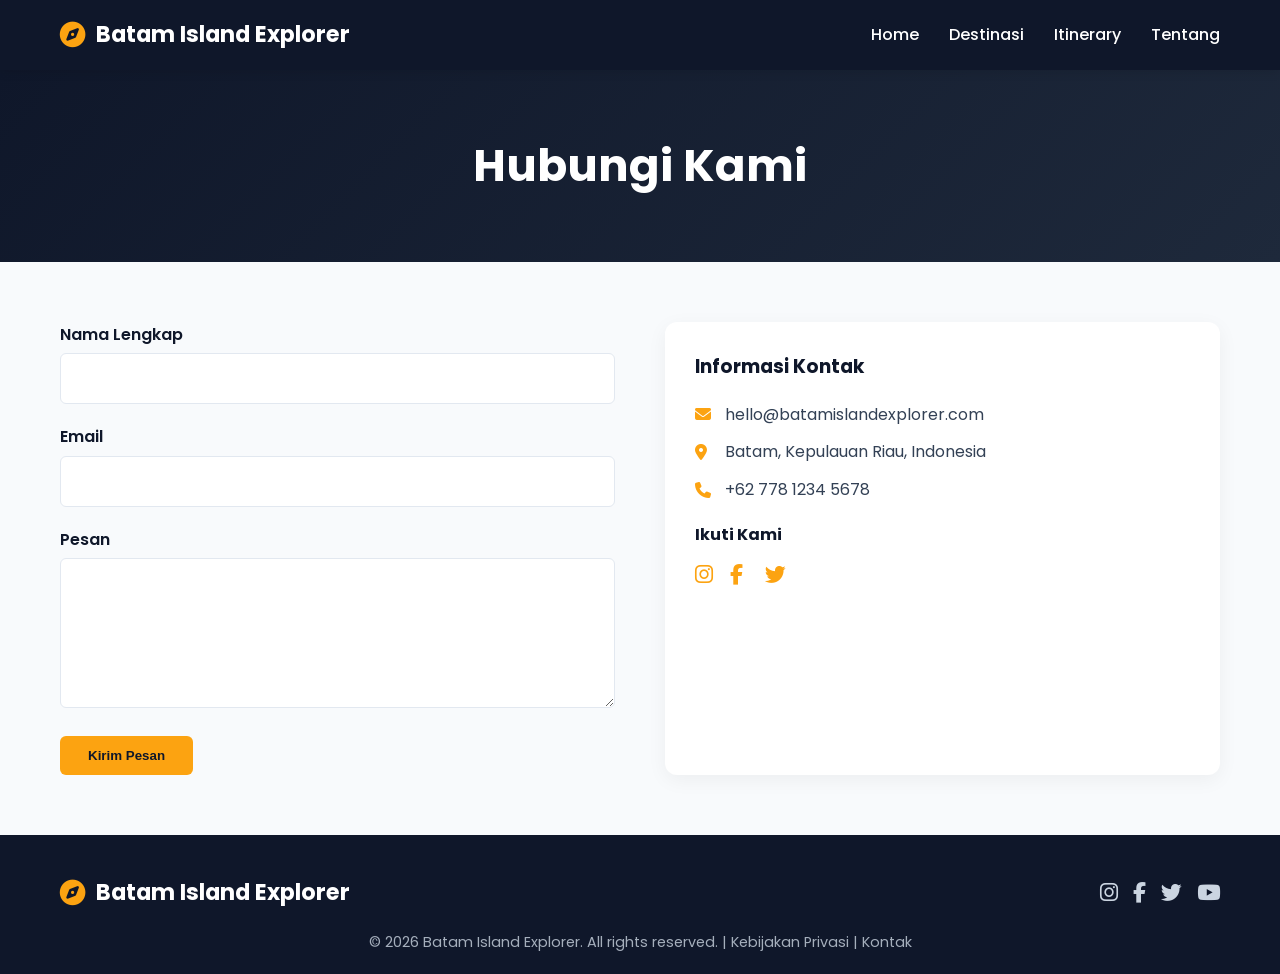
<file: contact.html>
<!DOCTYPE html>
<html lang="id">
<head>
  <meta charset="UTF-8">
  <meta name="viewport" content="width=device-width, initial-scale=1.0">
  <title>Hubungi Kami - Batam Island Explorer</title>
  <meta name="description" content="Hubungi tim Batam Island Explorer untuk pertanyaan, kerjasama, atau saran mengenai wisata Batam. Kami siap membantu merencanakan perjalanan Anda.">
  <link rel="preconnect" href="https://fonts.googleapis.com">
  <link rel="preconnect" href="https://fonts.gstatic.com" crossorigin>
  <link href="https://fonts.googleapis.com/css2?family=Poppins:wght@300;400;600;700&display=swap" rel="stylesheet">
  <link rel="stylesheet" href="https://cdnjs.cloudflare.com/ajax/libs/font-awesome/6.5.1/css/all.min.css">
  <link rel="stylesheet" href="./css/style.css">
</head>
<body>

  <!-- Navbar -->
  <nav class="navbar">
    <div class="container">
      <a href="index.html" class="logo">
        <i class="fas fa-compass"></i>
        <span>Batam Island Explorer</span>
      </a>
      <ul class="nav-menu">
        <li><a href="index.html">Home</a></li>
        <li><a href="index.html#destinasi">Destinasi</a></li>
        <li><a href="index.html#itinerary">Itinerary</a></li>
        <li><a href="about.html">Tentang</a></li>
      </ul>
      <div class="hamburger">
        <span></span>
        <span></span>
        <span></span>
      </div>
    </div>
  </nav>

  <header class="page-header">
    <div class="container">
      <h1>Hubungi Kami</h1>
    </div>
  </header>

  <section class="content-section">
    <div class="container">
      <div class="contact-grid">
        <div>
          <form>
            <div class="form-group">
              <label for="name">Nama Lengkap</label>
              <input type="text" id="name" name="name" required>
            </div>
            <div class="form-group">
              <label for="email">Email</label>
              <input type="email" id="email" name="email" required>
            </div>
            <div class="form-group">
              <label for="message">Pesan</label>
              <textarea id="message" name="message" required></textarea>
            </div>
            <button type="submit" class="btn">Kirim Pesan</button>
          </form>
        </div>
        <div class="contact-info">
          <h3>Informasi Kontak</h3>
          <p><i class="fas fa-envelope"></i> hello@batamislandexplorer.com</p>
          <p><i class="fas fa-map-marker-alt"></i> Batam, Kepulauan Riau, Indonesia</p>
          <p><i class="fas fa-phone"></i> +62 778 1234 5678</p>
          <div class="social-section">
            <h4>Ikuti Kami</h4>
            <div class="social-links">
              <a href="#" aria-label="Instagram"><i class="fab fa-instagram"></i></a>
              <a href="#" aria-label="Facebook"><i class="fab fa-facebook-f"></i></a>
              <a href="#" aria-label="Twitter"><i class="fab fa-twitter"></i></a>
            </div>
          </div>
        </div>
      </div>
    </div>
  </section>

  <!-- Footer -->
  <footer class="footer">
    <div class="container">
      <div class="footer-content">
        <div class="logo">
          <i class="fas fa-compass"></i>
          <span>Batam Island Explorer</span>
        </div>
        <div class="social-links">
          <a href="#" aria-label="Instagram"><i class="fab fa-instagram"></i></a>
          <a href="#" aria-label="Facebook"><i class="fab fa-facebook-f"></i></a>
          <a href="#" aria-label="Twitter"><i class="fab fa-twitter"></i></a>
          <a href="#" aria-label="YouTube"><i class="fab fa-youtube"></i></a>
        </div>
      </div>
      <p class="copyright">&copy; 2026 Batam Island Explorer. All rights reserved. | <a href="privacy.html">Kebijakan Privasi</a> | <a href="contact.html">Kontak</a></p>
    </div>
  </footer>

  <script>
    const hamburger = document.querySelector('.hamburger');
    const navMenu = document.querySelector('.nav-menu');
    hamburger.addEventListener('click', () => {
      navMenu.classList.toggle('active');
    });
  </script>
</body>
</html>
</file>
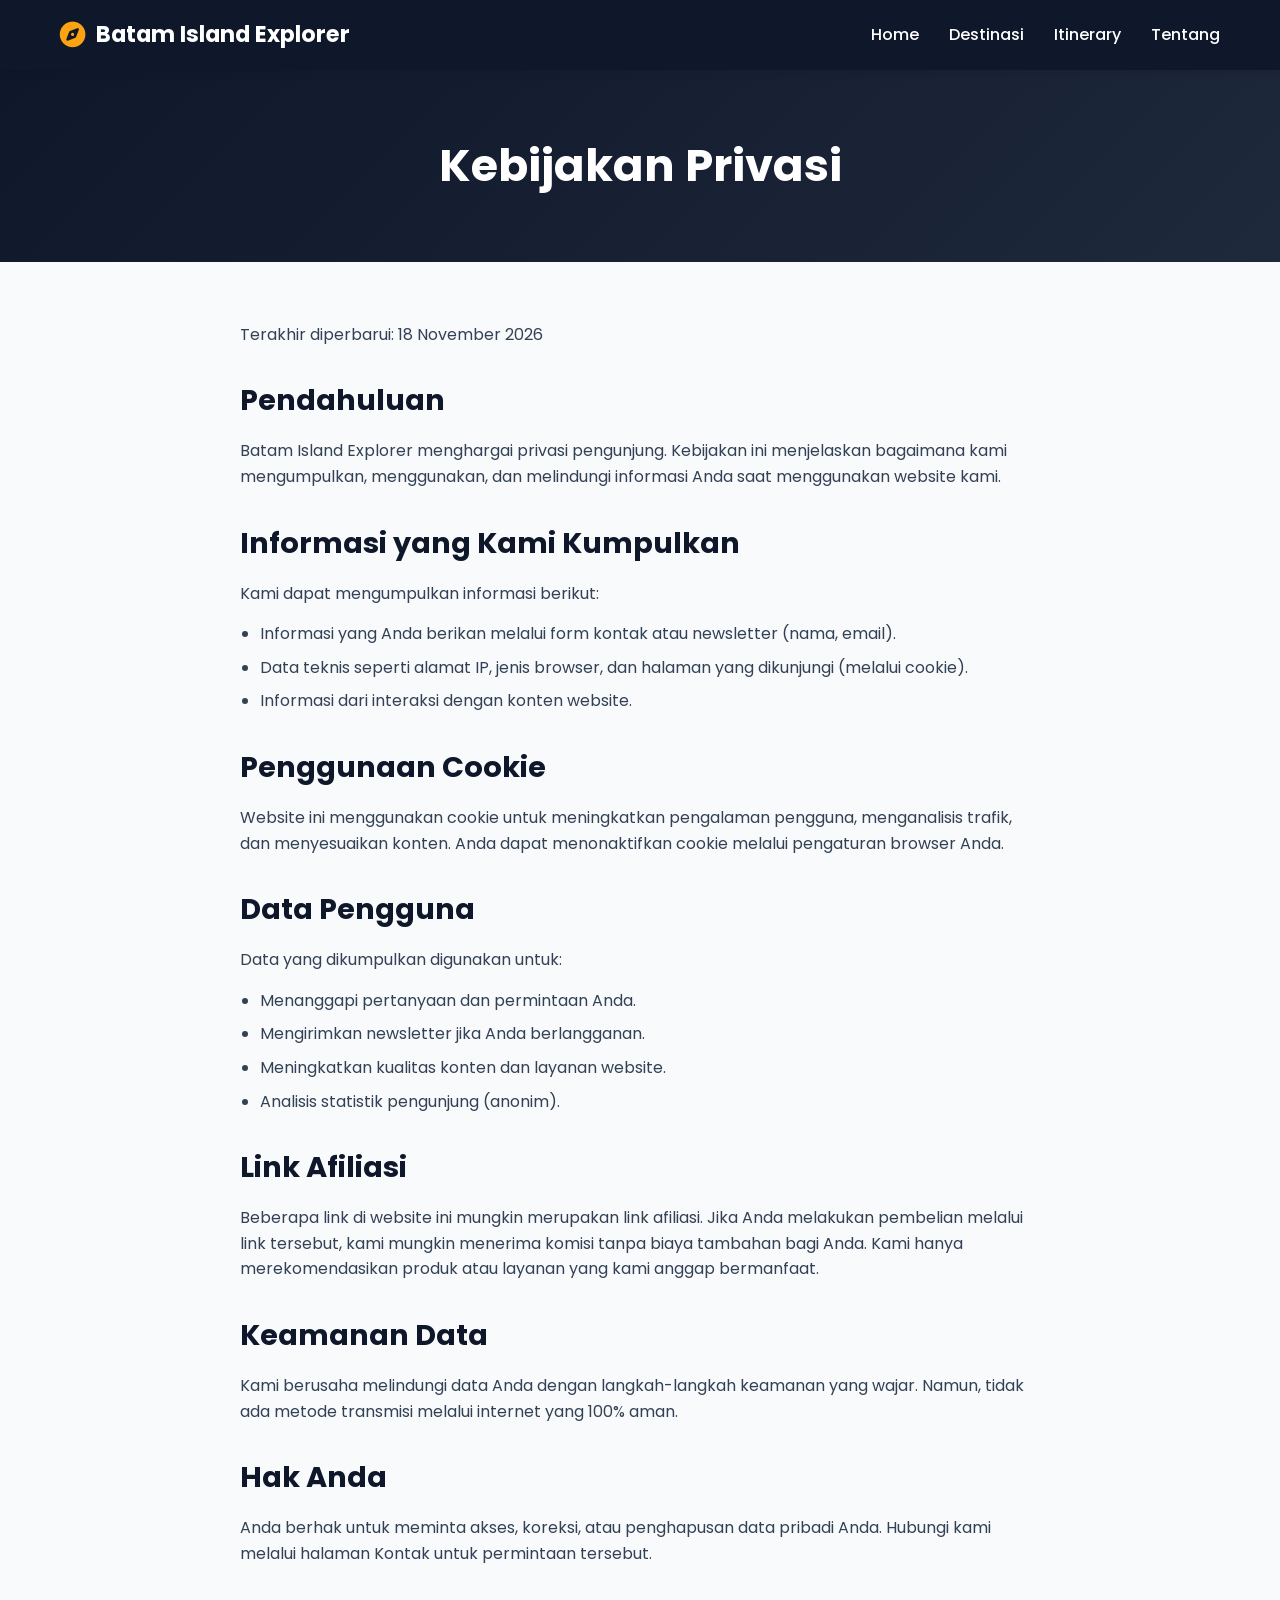
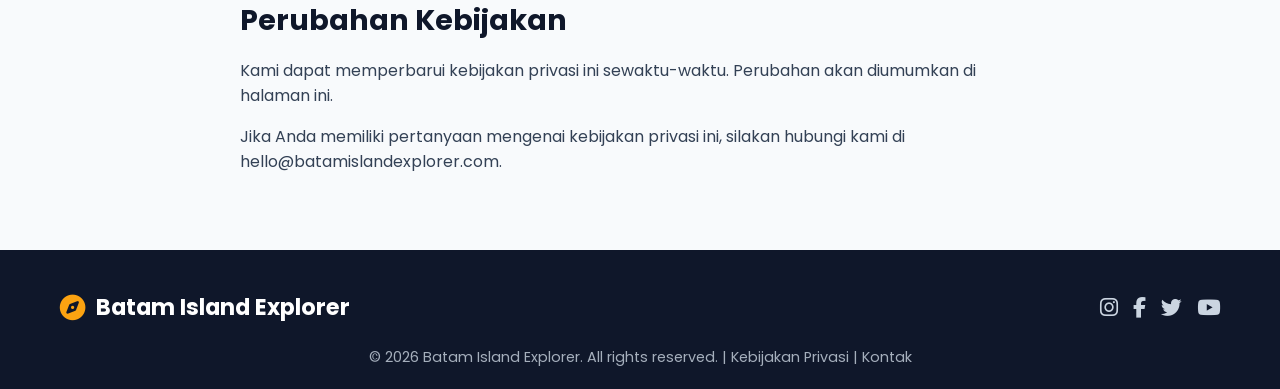
<file: privacy.html>
<!DOCTYPE html>
<html lang="id">
<head>
  <meta charset="UTF-8">
  <meta name="viewport" content="width=device-width, initial-scale=1.0">
  <title>Kebijakan Privasi - Batam Island Explorer</title>
  <meta name="description" content="Baca kebijakan privasi Batam Island Explorer mengenai pengumpulan data, cookie, dan penggunaan informasi pengunjung website.">
  <link rel="preconnect" href="https://fonts.googleapis.com">
  <link rel="preconnect" href="https://fonts.gstatic.com" crossorigin>
  <link href="https://fonts.googleapis.com/css2?family=Poppins:wght@300;400;600;700&display=swap" rel="stylesheet">
  <link rel="stylesheet" href="https://cdnjs.cloudflare.com/ajax/libs/font-awesome/6.5.1/css/all.min.css">
  <link rel="stylesheet" href="./css/style.css">
</head>
<body>

  <!-- Navbar -->
  <nav class="navbar">
    <div class="container">
      <a href="index.html" class="logo">
        <i class="fas fa-compass"></i>
        <span>Batam Island Explorer</span>
      </a>
      <ul class="nav-menu">
        <li><a href="index.html">Home</a></li>
        <li><a href="index.html#destinasi">Destinasi</a></li>
        <li><a href="index.html#itinerary">Itinerary</a></li>
        <li><a href="about.html">Tentang</a></li>
      </ul>
      <div class="hamburger">
        <span></span>
        <span></span>
        <span></span>
      </div>
    </div>
  </nav>

  <header class="page-header">
    <div class="container">
      <h1>Kebijakan Privasi</h1>
    </div>
  </header>

  <section class="content-section">
    <div class="container">
      <div class="content-wrapper">
        <p>Terakhir diperbarui: 18 November 2026</p>
        
        <h2>Pendahuluan</h2>
        <p>Batam Island Explorer menghargai privasi pengunjung. Kebijakan ini menjelaskan bagaimana kami mengumpulkan, menggunakan, dan melindungi informasi Anda saat menggunakan website kami.</p>
        
        <h2>Informasi yang Kami Kumpulkan</h2>
        <p>Kami dapat mengumpulkan informasi berikut:</p>
        <ul>
          <li>Informasi yang Anda berikan melalui form kontak atau newsletter (nama, email).</li>
          <li>Data teknis seperti alamat IP, jenis browser, dan halaman yang dikunjungi (melalui cookie).</li>
          <li>Informasi dari interaksi dengan konten website.</li>
        </ul>
        
        <h2>Penggunaan Cookie</h2>
        <p>Website ini menggunakan cookie untuk meningkatkan pengalaman pengguna, menganalisis trafik, dan menyesuaikan konten. Anda dapat menonaktifkan cookie melalui pengaturan browser Anda.</p>
        
        <h2>Data Pengguna</h2>
        <p>Data yang dikumpulkan digunakan untuk:</p>
        <ul>
          <li>Menanggapi pertanyaan dan permintaan Anda.</li>
          <li>Mengirimkan newsletter jika Anda berlangganan.</li>
          <li>Meningkatkan kualitas konten dan layanan website.</li>
          <li>Analisis statistik pengunjung (anonim).</li>
        </ul>
        
        <h2>Link Afiliasi</h2>
        <p>Beberapa link di website ini mungkin merupakan link afiliasi. Jika Anda melakukan pembelian melalui link tersebut, kami mungkin menerima komisi tanpa biaya tambahan bagi Anda. Kami hanya merekomendasikan produk atau layanan yang kami anggap bermanfaat.</p>
        
        <h2>Keamanan Data</h2>
        <p>Kami berusaha melindungi data Anda dengan langkah-langkah keamanan yang wajar. Namun, tidak ada metode transmisi melalui internet yang 100% aman.</p>
        
        <h2>Hak Anda</h2>
        <p>Anda berhak untuk meminta akses, koreksi, atau penghapusan data pribadi Anda. Hubungi kami melalui halaman Kontak untuk permintaan tersebut.</p>
        
        <h2>Perubahan Kebijakan</h2>
        <p>Kami dapat memperbarui kebijakan privasi ini sewaktu-waktu. Perubahan akan diumumkan di halaman ini.</p>
        
        <p>Jika Anda memiliki pertanyaan mengenai kebijakan privasi ini, silakan hubungi kami di hello@batamislandexplorer.com.</p>
      </div>
    </div>
  </section>

  <!-- Footer -->
  <footer class="footer">
    <div class="container">
      <div class="footer-content">
        <div class="logo">
          <i class="fas fa-compass"></i>
          <span>Batam Island Explorer</span>
        </div>
        <div class="social-links">
          <a href="#" aria-label="Instagram"><i class="fab fa-instagram"></i></a>
          <a href="#" aria-label="Facebook"><i class="fab fa-facebook-f"></i></a>
          <a href="#" aria-label="Twitter"><i class="fab fa-twitter"></i></a>
          <a href="#" aria-label="YouTube"><i class="fab fa-youtube"></i></a>
        </div>
      </div>
      <p class="copyright">&copy; 2026 Batam Island Explorer. All rights reserved. | <a href="privacy.html">Kebijakan Privasi</a> | <a href="contact.html">Kontak</a></p>
    </div>
  </footer>

  <script>
    const hamburger = document.querySelector('.hamburger');
    const navMenu = document.querySelector('.nav-menu');
    hamburger.addEventListener('click', () => {
      navMenu.classList.toggle('active');
    });
  </script>
</body>
</html>
</file>
<file: css/style.css>
/* style.css - Batam Island Explorer */
/* Reset & Base */
* {
  margin: 0;
  padding: 0;
  box-sizing: border-box;
}

html {
  scroll-behavior: smooth;
}

body {
  font-family: 'Poppins', sans-serif;
  background-color: #f8fafc;
  color: #334155;
  line-height: 1.6;
  font-weight: 400;
}

img {
  max-width: 100%;
  height: auto;
  display: block;
}

a {
  text-decoration: none;
  color: inherit;
}

ul {
  list-style: none;
}

/* Utilities */
.container {
  max-width: 1200px;
  margin: 0 auto;
  padding: 0 20px;
}

.section {
  padding: 80px 0;
}

.section-title {
  text-align: center;
  color: #0f172a;
  margin-bottom: 40px;
  font-size: 2.2rem;
  font-weight: 700;
}

.bg-white {
  background-color: #fff;
}

.btn {
  display: inline-block;
  background-color: #fca311;
  color: #0f172a;
  padding: 12px 28px;
  border-radius: 6px;
  font-weight: 600;
  transition: all 0.3s ease;
  border: none;
  cursor: pointer;
}

.btn:hover {
  background-color: #e5940f;
  transform: translateY(-2px);
}

.btn-outline {
  background: transparent;
  border: 2px solid #fca311;
  color: #fca311;
}

.btn-outline:hover {
  background-color: #fca311;
  color: #0f172a;
}

/* Navbar */
.navbar {
  position: sticky;
  top: 0;
  background-color: #0f172a;
  z-index: 1000;
  box-shadow: 0 2px 10px rgba(0,0,0,0.1);
}

.navbar .container {
  display: flex;
  justify-content: space-between;
  align-items: center;
  height: 70px;
}

.logo {
  display: flex;
  align-items: center;
  gap: 10px;
  font-size: 1.4rem;
  font-weight: 700;
  color: #fff;
}

.logo i {
  color: #fca311;
  font-size: 1.6rem;
}

.nav-menu {
  display: flex;
  gap: 30px;
}

.nav-menu a {
  color: #fff;
  font-weight: 500;
  transition: color 0.3s;
}

.nav-menu a:hover,
.nav-menu a.active {
  color: #fca311;
}

.hamburger {
  display: none;
  flex-direction: column;
  gap: 5px;
  cursor: pointer;
}

.hamburger span {
  width: 25px;
  height: 3px;
  background: #fff;
  border-radius: 2px;
}

/* Hero */
.hero {
  position: relative;
  height: 85vh;
  min-height: 500px;
  background: url('https://images.unsplash.com/photo-1507525428034-b723cf961d3e?auto=format&fit=crop&w=1920&q=80') center/cover no-repeat;
  display: flex;
  align-items: center;
  justify-content: center;
  text-align: center;
  color: #fff;
}

.hero::before {
  content: '';
  position: absolute;
  inset: 0;
  background: rgba(15, 23, 42, 0.55);
}

.hero-content {
  position: relative;
  z-index: 1;
  max-width: 800px;
  padding: 0 20px;
}

.hero h1 {
  font-size: 3.5rem;
  font-weight: 700;
  margin-bottom: 16px;
  line-height: 1.2;
}

.hero p {
  font-size: 1.25rem;
  margin-bottom: 30px;
  font-weight: 300;
}

/* Why Batam */
.why-batam {
  display: grid;
  grid-template-columns: 1fr 1fr;
  gap: 60px;
  align-items: center;
}

.why-text h2 {
  font-size: 2.5rem;
  color: #0f172a;
  margin-bottom: 20px;
  font-weight: 700;
}

.advantages {
  display: flex;
  flex-direction: column;
  gap: 25px;
  margin-top: 30px;
}

.advantage {
  display: flex;
  gap: 15px;
  align-items: flex-start;
}

.advantage i {
  color: #fca311;
  font-size: 1.8rem;
  margin-top: 4px;
}

.advantage h3 {
  font-size: 1.2rem;
  margin-bottom: 5px;
  color: #0f172a;
}

.why-image img {
  border-radius: 12px;
  box-shadow: 0 10px 30px rgba(0,0,0,0.1);
}

/* Categories */
.categories {
  display: grid;
  grid-template-columns: repeat(4, 1fr);
  gap: 25px;
}

.category-card {
  background: #fff;
  padding: 35px 25px;
  text-align: center;
  border-radius: 12px;
  box-shadow: 0 5px 20px rgba(0,0,0,0.05);
  transition: transform 0.3s, box-shadow 0.3s;
}

.category-card:hover {
  transform: translateY(-8px);
  box-shadow: 0 15px 40px rgba(0,0,0,0.1);
}

.category-card i {
  font-size: 2.5rem;
  color: #fca311;
  margin-bottom: 15px;
}

.category-card h3 {
  color: #0f172a;
  font-weight: 600;
}

/* Articles */
.articles-grid {
  display: grid;
  grid-template-columns: repeat(3, 1fr);
  gap: 30px;
}

.article-card {
  background: #fff;
  border-radius: 12px;
  overflow: hidden;
  box-shadow: 0 5px 20px rgba(0,0,0,0.06);
  transition: transform 0.3s;
}

.article-card:hover {
  transform: translateY(-5px);
}

.article-card img {
  width: 100%;
  height: 200px;
  object-fit: cover;
}

.article-content {
  padding: 20px;
}

.tag {
  display: inline-block;
  background: #fca311;
  color: #0f172a;
  padding: 4px 12px;
  border-radius: 20px;
  font-size: 0.75rem;
  font-weight: 600;
  margin-bottom: 10px;
}

.article-content h3 {
  font-size: 1.2rem;
  color: #0f172a;
  margin-bottom: 8px;
  font-weight: 600;
}

.date {
  color: #64748b;
  font-size: 0.9rem;
}

/* Newsletter */
.newsletter {
  background-color: #0f172a;
  color: #fff;
  text-align: center;
}

.newsletter h2 {
  font-size: 2.2rem;
  margin-bottom: 10px;
}

.newsletter p {
  margin-bottom: 25px;
  font-weight: 300;
}

.newsletter-form {
  display: flex;
  gap: 12px;
  max-width: 500px;
  margin: 0 auto;
  flex-wrap: wrap;
  justify-content: center;
}

.newsletter-form input {
  flex: 1;
  min-width: 250px;
  padding: 14px 18px;
  border: none;
  border-radius: 6px;
  font-family: inherit;
}

/* Footer */
.footer {
  background-color: #0f172a;
  color: #cbd5e1;
  padding: 40px 0 20px;
  text-align: center;
}

.footer-content {
  display: flex;
  justify-content: space-between;
  align-items: center;
  flex-wrap: wrap;
  gap: 20px;
  margin-bottom: 20px;
}

.social-links {
  display: flex;
  gap: 15px;
}

.social-links a {
  color: #cbd5e1;
  font-size: 1.3rem;
  transition: color 0.3s;
}

.social-links a:hover {
  color: #fca311;
}

.copyright {
  font-size: 0.9rem;
  opacity: 0.8;
}

/* Page Content */
.page-header {
  background: linear-gradient(135deg, #0f172a 0%, #1e293b 100%);
  color: #fff;
  padding: 60px 0;
  text-align: center;
}

.page-header h1 {
  font-size: 2.8rem;
  font-weight: 700;
}

.content-section {
  padding: 60px 0;
}

.content-img {
  border-radius: 12px;
  margin-bottom: 30px;
  width: 100%;
}

.content-wrapper {
  max-width: 800px;
  margin: 0 auto;
}

.content-wrapper h2 {
  color: #0f172a;
  margin: 30px 0 15px;
  font-size: 1.8rem;
}

.content-wrapper p {
  margin-bottom: 15px;
}

.content-wrapper ul {
  margin: 15px 0 15px 20px;
  list-style: disc;
}

.content-wrapper li {
  margin-bottom: 8px;
}

/* Contact Form */
.contact-grid {
  display: grid;
  grid-template-columns: 1fr 1fr;
  gap: 50px;
}

.form-group {
  margin-bottom: 20px;
}

.form-group label {
  display: block;
  margin-bottom: 6px;
  font-weight: 600;
  color: #0f172a;
}

.form-group input,
.form-group textarea {
  width: 100%;
  padding: 12px 15px;
  border: 1px solid #e2e8f0;
  border-radius: 6px;
  font-family: inherit;
  font-size: 1rem;
}

.form-group textarea {
  min-height: 150px;
  resize: vertical;
}

.contact-info {
  background: #fff;
  padding: 30px;
  border-radius: 12px;
  box-shadow: 0 5px 20px rgba(0,0,0,0.05);
}

.contact-info h3 {
  color: #0f172a;
  margin-bottom: 20px;
}

.contact-info p {
  margin-bottom: 12px;
  display: flex;
  align-items: center;
  gap: 10px;
}

.contact-info i {
  color: #fca311;
  width: 20px;
}

.social-section {
  margin-top: 20px;
}

.social-section h4 {
  margin-bottom: 10px;
  color: #0f172a;
}

/* Article Template */
.article-template {
  max-width: 800px;
  margin: 40px auto;
  padding: 0 20px;
}

.article-title {
  font-size: 2.4rem;
  color: #0f172a;
  margin: 10px 0;
  font-weight: 700;
  line-height: 1.3;
}

.article-meta {
  display: flex;
  gap: 20px;
  margin: 15px 0 25px;
  color: #64748b;
  font-size: 0.95rem;
}

.article-hero-img {
  width: 100%;
  border-radius: 12px;
  margin: 20px 0 30px;
}

.highlight-box {
  background: #f1f5f9;
  border-left: 5px solid #fca311;
  padding: 20px 25px;
  margin: 30px 0;
  border-radius: 0 8px 8px 0;
}

.highlight-box h3 {
  color: #0f172a;
  margin-bottom: 10px;
}

/* Responsive */
@media (max-width: 992px) {
  .why-batam,
  .contact-grid {
    grid-template-columns: 1fr;
    gap: 40px;
  }

  .categories {
    grid-template-columns: repeat(2, 1fr);
  }

  .articles-grid {
    grid-template-columns: repeat(2, 1fr);
  }

  .hero h1 {
    font-size: 2.8rem;
  }
}

@media (max-width: 768px) {
  .hamburger {
    display: flex;
  }

  .nav-menu {
    position: fixed;
    top: 70px;
    left: -100%;
    width: 100%;
    height: calc(100vh - 70px);
    background: #0f172a;
    flex-direction: column;
    align-items: center;
    padding-top: 40px;
    gap: 25px;
    transition: left 0.3s ease;
  }

  .nav-menu.active {
    left: 0;
  }

  .categories,
  .articles-grid {
    grid-template-columns: 1fr;
  }

  .hero h1 {
    font-size: 2.2rem;
  }

  .hero p {
    font-size: 1.1rem;
  }

  .footer-content {
    flex-direction: column;
    text-align: center;
  }

  .newsletter-form {
    flex-direction: column;
    align-items: center;
  }

  .newsletter-form input {
    width: 100%;
    min-width: auto;
  }
}

@media (max-width: 480px) {
  .hero {
    height: 70vh;
  }

  .section {
    padding: 50px 0;
  }

  .hero h1 {
    font-size: 1.8rem;
  }
}
</file>
